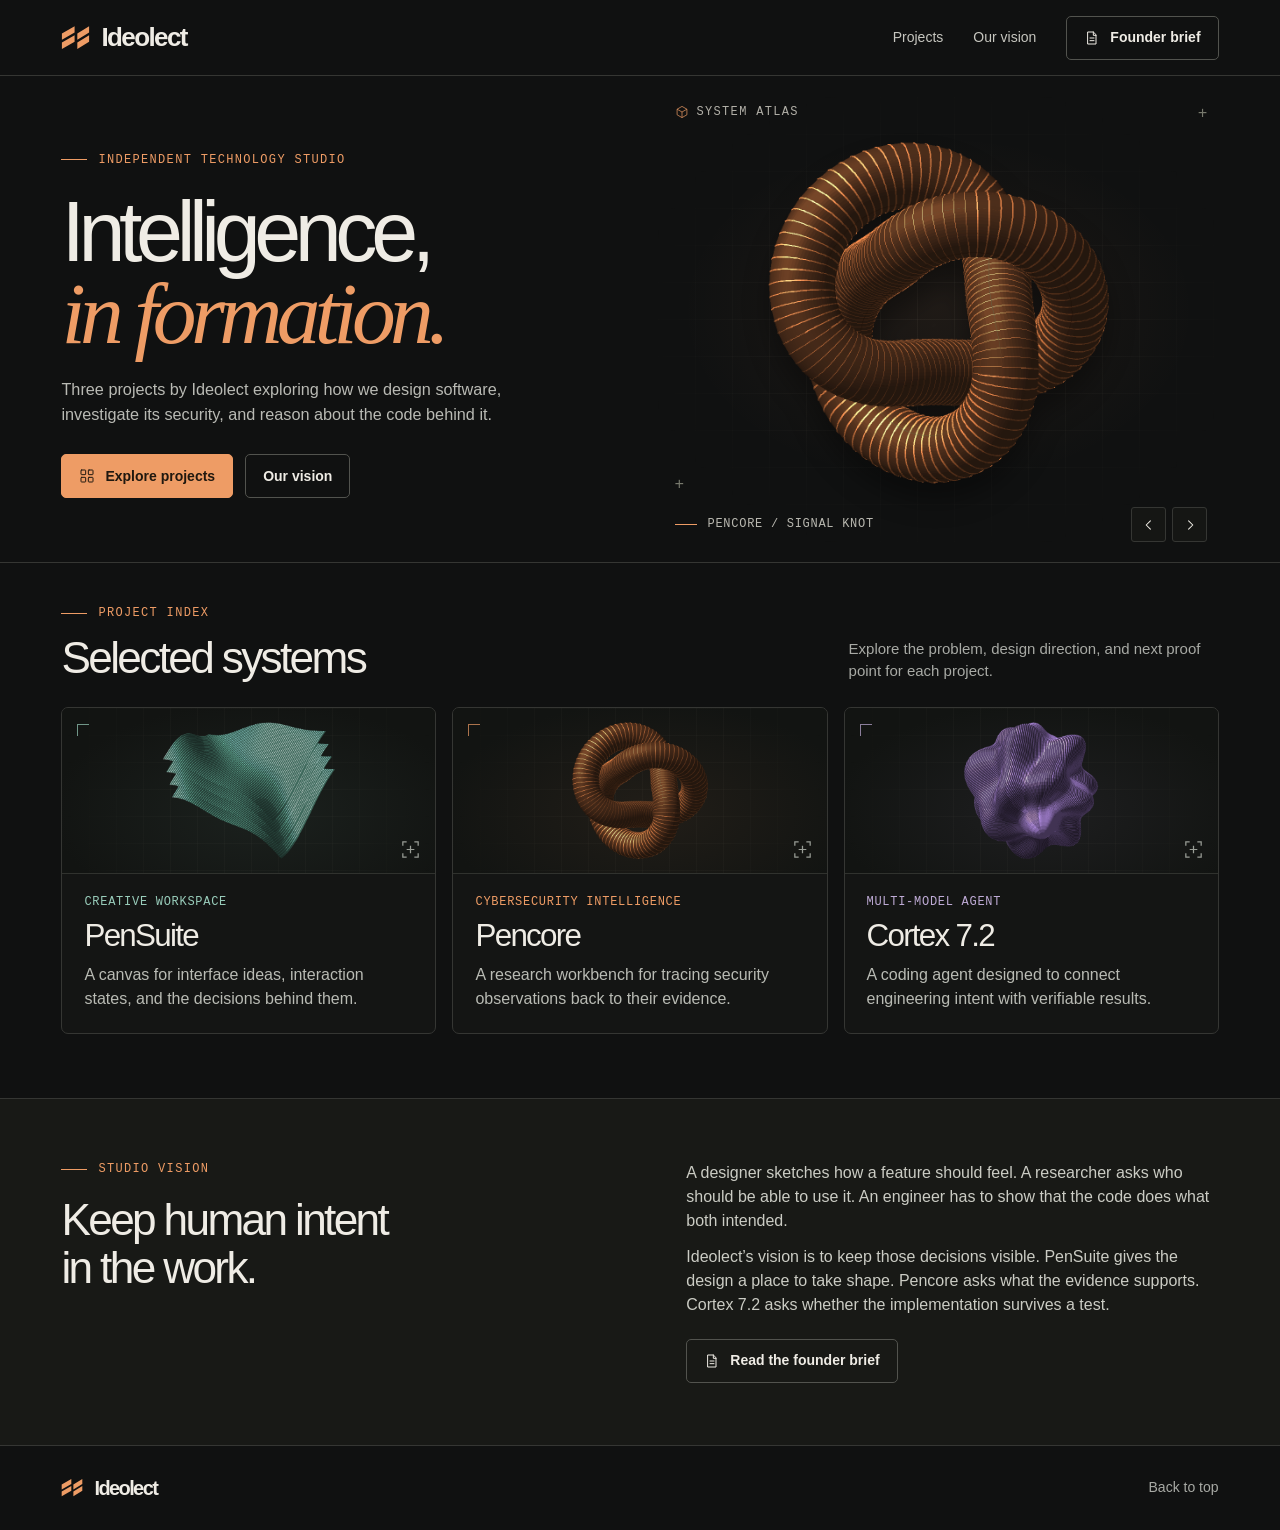
<file: public/assets/aistudio/Ideolect-Systems-Portfolio_d0c8ad69.html>
<!doctype html>
<html lang="en"><head><meta charset="utf-8"><meta name="viewport" content="width=device-width, initial-scale=1"><meta name="theme-color" content="#101111"><meta name="description" content="Explore Ideolect’s independent projects in creative software, cybersecurity intelligence and multi-model engineering."><title>Ideolect — Systems Portfolio</title>
<style>
:root{color-scheme:dark;--bg:#101111;--paper:#efece5;--muted:#a8aaa5;--line:#353633;--copper:#ee9c65;--mint:#99cdbb;--lilac:#bfabd6;--mono:"Courier New",monospace;--sans:Inter,"Helvetica Neue",Arial,sans-serif}*{box-sizing:border-box}html{scroll-behavior:smooth;scroll-padding-top:24px}body{margin:0;background:var(--bg);color:var(--paper);font:1rem/1.5 var(--sans);-webkit-font-smoothing:antialiased}button,a{font:inherit}button{cursor:pointer}a{color:inherit;text-decoration:none}button{color:inherit}a:focus-visible,button:focus-visible{outline:2px solid var(--copper);outline-offset:5px}.wrap{width:min(1440px,100%);margin:auto;padding-inline:clamp(20px,4.8vw,80px)}.topbar{border-bottom:1px solid var(--line)}.header{min-height:75px;display:flex;align-items:center;gap:30px;justify-content:space-between}.brand{font-size:26px;font-weight:650;letter-spacing:-1.6px;display:inline-flex;align-items:center;gap:11px}.brand svg{color:var(--copper);width:29px;height:32px}.nav{display:flex;align-items:center;gap:30px;color:#c6c6bf;font-size:14px}.nav a:hover,footer a:hover{text-decoration:underline;text-underline-offset:5px}.btn{display:inline-flex;align-items:center;justify-content:center;gap:10px;background:transparent;border:1px solid #52534e;border-radius:5px;min-height:44px;padding:9px 17px;color:var(--paper);font-weight:550;font-size:14px}.btn:hover,.step:hover,.close:hover{background:#292b28;border-color:#a6a49d}.btn svg,.step svg,.close svg{width:16px;height:16px;fill:none;stroke:currentColor;stroke-width:1.5;stroke-linejoin:round;stroke-linecap:round}.btn.primary{background:var(--copper);border-color:var(--copper);color:#20180f}.btn.primary:hover{background:#ffb27f}.kicker,.meta,.chip,.art-meta{font:normal 12px/1.4 var(--mono);letter-spacing:.11em;text-transform:uppercase}.kicker{display:flex;align-items:center;gap:11px;color:var(--copper)}.kicker:before{content:"";width:26px;height:1px;background:currentColor}.hero{position:relative;border-bottom:1px solid var(--line);overflow:hidden}.heroInner{display:grid;grid-template-columns:1.02fr 1fr;align-items:stretch}.intro{position:relative;z-index:1;padding:clamp(55px,5.9vw,98px) 0 clamp(48px,5vw,85px)}h1,h2,h3,p{margin:0}h1{font-size:clamp(60px,6.6vw,104px);line-height:.94;letter-spacing:-.076em;font-weight:480;margin:25px 0 22px}h1 em{font-family:"Times New Roman",Georgia,serif;font-weight:400;letter-spacing:-.065em;color:var(--copper);font-size:1.035em;white-space:nowrap}.hero-description{max-width:505px;color:#b9bab4;font-size:clamp(16px,1.27vw,20px);line-height:1.55}.actions{display:flex;gap:12px;flex-wrap:wrap;margin-top:27px}.art{--accent:var(--copper);position:relative;min-width:0;isolation:isolate;margin:21px 0 20px 12px;display:flex;align-items:center;justify-content:center}.art:before,.card-art:before,.modal-art:before{content:"";position:absolute;inset:0;background-image:linear-gradient(#b6b0990e 1px,transparent 1px),linear-gradient(90deg,#b6b0990e 1px,transparent 1px);background-size:37px 37px;mask-image:radial-gradient(ellipse at center,#000 28%,transparent 78%);z-index:-1}.art:after{content:"";position:absolute;inset:5% 0 9%;pointer-events:none;background:radial-gradient(ellipse,color-mix(in srgb,var(--accent) 7%,transparent),transparent 65%);z-index:-1}.art-inner{position:absolute;inset:20px 0 35px;display:grid;place-items:center}.art-inner img{width:100%;height:102%;object-fit:contain;filter:drop-shadow(0 18px 13px #0005)}.art-label{position:absolute;left:3%;top:1.5%;display:flex;align-items:center;gap:8px;color:#b1afa7}.art-label svg{width:14px;height:14px;color:var(--accent)}.cross{position:absolute;line-height:1;font-size:16px;font-family:var(--mono);color:#77796d;font-weight:400}.cross.tr{right:2%;top:2%}.cross.bl{left:3%;bottom:11%}.art-footer{position:absolute;bottom:0;left:3%;right:2%;display:flex;align-items:center;justify-content:space-between}.spec{display:flex;align-items:center;gap:11px}.small-line{width:22px;height:1px;background:var(--accent)}.art-meta{color:#b9b8b0;letter-spacing:.06em}.steps{display:flex;align-items:center;gap:6px}.step,.close{width:35px;height:35px;display:grid;place-items:center;background:#151614;border:1px solid var(--line);border-radius:3px}.step svg{width:14px;height:14px}.collection{padding-block:42px 64px}.section-head{display:flex;justify-content:space-between;align-items:end;gap:24px;margin-bottom:24px}.section-head h2,.vision h2{font-size:clamp(34px,3.45vw,54px);line-height:1.1;font-weight:480;letter-spacing:-.06em}.section-head .kicker{margin-bottom:12px}.section-head>p{color:var(--muted);max-width:370px;font-size:15px;line-height:1.5}.cards{display:grid;grid-template-columns:repeat(3,minmax(0,1fr));gap:16px}.card{--accent:var(--mint);border:1px solid var(--line);border-radius:7px;overflow:hidden;background:#141514;min-width:0;text-align:left;padding:0;display:flex;flex-direction:column}.card[data-project=pencore]{--accent:var(--copper)}.card[data-project=cortex]{--accent:var(--lilac)}.card:hover{border-color:color-mix(in srgb,var(--accent) 55%,var(--line))}.card-art{position:relative;isolation:isolate;width:100%;height:clamp(150px,13vw,208px);border-bottom:1px solid #30322e;display:grid;place-items:center;background:radial-gradient(ellipse at 53% 63%,color-mix(in srgb,var(--accent) 7%,#121412),#121412 75%)}.card-art:before{mask-image:linear-gradient(90deg,transparent,#0009 28%,#0009 72%,transparent);background-size:27px 27px}.card-art img{position:absolute;inset:0;margin:auto;width:87%;height:91%;object-fit:contain;transition:transform .35s}.card:hover .card-art img{transform:scale(1.04)}.card-art .tick{position:absolute;left:15px;top:16px;width:12px;height:12px;border-left:1px solid var(--accent);border-top:1px solid var(--accent);opacity:.7}.expand{position:absolute;bottom:12px;right:13px;width:23px;height:23px;color:#999d96}.expand use{stroke:currentColor;fill:none}.card-copy{padding:20px 22px 22px;display:block}.chip{display:block;color:var(--accent);font-size:12px;letter-spacing:.06em}.card-title{display:block;font-size:clamp(28px,2.45vw,40px);line-height:1.15;letter-spacing:-.055em;margin:7px 0 9px}.card-desc{display:block;font:400 16px/1.5 var(--sans);color:#b9bbb4}.vision{border-top:1px solid var(--line);border-bottom:1px solid var(--line);background:#181916}.vision-grid{padding-block:62px;display:grid;grid-template-columns:1fr 1fr;gap:8%}.vision h2{margin:18px 0 0;max-width:500px}.vision-text{color:#cbccc4;max-width:570px}.vision-text p+p{margin-top:12px}.vision .btn{margin-top:22px}footer .wrap{display:flex;align-items:center;justify-content:space-between;padding-block:26px;color:var(--muted);font-size:14px}footer .brand{font-size:20px;color:var(--paper)}footer .brand svg{width:22px}dialog{width:min(650px,calc(100% - 30px));max-height:88dvh;overflow:auto;padding:0;border-radius:9px;border:1px solid #50524c;background:#181a18;color:var(--paper);box-shadow:0 35px 100px #0008}dialog::backdrop{background:#070908cf;backdrop-filter:blur(7px)}.dialog-head{display:flex;align-items:center;justify-content:space-between;padding:13px 22px;border-bottom:1px solid var(--line)}.dialog-head .meta{color:var(--muted)}.modal-art{position:relative;isolation:isolate;display:grid;place-items:center;background:#131513;height:150px;overflow:hidden;border-bottom:1px solid var(--line)}.modal-art img{height:100%;width:80%;object-fit:contain}.modal-body{padding:25px clamp(22px,5vw,38px) 32px}.modal-body h2{font-size:clamp(34px,5vw,48px);letter-spacing:-.06em;font-weight:500;line-height:1.05;margin:12px 0 16px}.modal-body p{color:#c0c3bb}.modal-body h3{font-size:18px;font-weight:550;margin:21px 0 5px}.modal-body .btn{margin-top:20px}.modal-body .lead{font-size:18px;color:var(--paper)}body:has(dialog[open]){overflow:hidden}.sr{position:absolute;width:1px;height:1px;overflow:hidden;clip-path:inset(50%)}[hidden]{display:none!important}.defs{position:absolute;width:0;height:0;overflow:hidden}.skip{position:absolute;left:10px;top:-100px;padding:10px;background:var(--paper);color:#000;z-index:5}.skip:focus{top:10px}
@media(min-width:1600px){.heroInner{min-height:580px}}@media(max-width:940px){.heroInner{grid-template-columns:1.05fr 1fr}.art{margin-left:0}.section-head>p{max-width:300px}.card-copy{padding:17px}.nav{gap:20px}}@media(max-width:740px){.header{min-height:64px;gap:12px}.nav{gap:13px}.nav>a{display:none}.nav .btn{min-height:39px}.heroInner{grid-template-columns:1fr}.intro{padding:42px 0 0}.hero-description{max-width:500px}.art{height:clamp(240px,65vw,355px);margin:20px 0 16px}.art-inner{inset:4px 0 25px}.art-label{left:0;top:0}.art-footer{left:0;right:0}.section-head{align-items:start;flex-direction:column;gap:11px}.section-head>p{max-width:none}.cards{grid-template-columns:1fr}.card-art{height:clamp(160px,43vw,260px)}.card-copy{padding:18px 20px 22px}.collection{padding-block:32px 40px}.vision-grid{grid-template-columns:1fr;gap:22px;padding-block:38px}h1{font-size:clamp(57px,12.8vw,88px)}.art-meta{font-size:12px}.cross.bl{display:none}}@media(prefers-reduced-motion:reduce){*{scroll-behavior:auto!important;transition:none!important}}@media print{body{background:white;color:black}body:has(dialog[open])> :not(dialog){display:none}dialog[open]{position:static;display:block;max-height:none;width:100%;border:0;color:black;background:white;box-shadow:none}.dialog-head,.modal-art,.modal-body button{display:none}.modal-body p,.modal-body .lead{color:#222}.modal-body .chip{color:#555!important}}
</style></head><body>
<svg aria-hidden="true" class="defs" xmlns="http://www.w3.org/2000/svg"><defs>
<symbol id="brandmark" viewBox="0 0 32 34"><path fill="currentColor" d="M1 12 15 4v7L1 19zm0 10 14-8v7L1 29zm17-10 13-8v7l-13 8zm0 10 13-8v7l-13 8z"/></symbol>
<symbol id="brief" viewBox="0 0 24 24"><path d="M6 3h8l4 4v14H6zM14 3v5h4M9 12h6m-6 4h6"/></symbol><symbol id="grid" viewBox="0 0 24 24"><rect x="3" y="3" width="7" height="7" rx="1"/><rect x="14" y="3" width="7" height="7" rx="1"/><rect x="3" y="14" width="7" height="7" rx="1"/><rect x="14" y="14" width="7" height="7" rx="1"/></symbol><symbol id="cube" viewBox="0 0 20 20"><g fill="none" stroke="currentColor"><path d="m10 2 7 4v8l-7 4-7-4V6zm0 8 7-4m-7 4L3 6m7 4v8"/></g></symbol><symbol id="open" viewBox="0 0 24 24"><path d="M8 4H4v4m12-4h4v4M4 16v4h4m12-4v4h-4M8 12h8m-4-4v8" stroke-width="1.3"/></symbol></defs></svg>
<a class="skip" href="#projects">Skip to projects</a><header class="topbar" id="top"><div class="wrap header"><a class="brand" href="#top" aria-label="Ideolect home"><svg aria-hidden="true"><use href="#brandmark"/></svg>Ideolect</a><nav class="nav" aria-label="Main navigation"><a href="#projects">Projects</a><a href="#vision">Our vision</a><button class="btn" data-brief><svg aria-hidden="true"><use href="#brief"/></svg>Founder brief</button></nav></div></header>
<main><section class="hero" aria-labelledby="hero-title"><div class="wrap heroInner"><div class="intro"><div class="kicker">Independent technology studio</div><h1 id="hero-title">Intelligence,<br><em>in formation.</em></h1><p class="hero-description">Three projects by Ideolect exploring how we design software, investigate its security, and reason about the code behind it.</p><div class="actions"><a class="btn primary" href="#projects"><svg aria-hidden="true"><use href="#grid"/></svg>Explore projects</a><a class="btn" href="#vision">Our vision</a></div></div>
<div class="art" id="atlas"><div class="art-label meta"><svg aria-hidden="true"><use href="#cube"/></svg>System atlas</div><span class="cross tr" aria-hidden="true">+</span><div class="art-inner"><img id="atlas-art" src="[data-uri]" alt="Copper filaments wrapped around an interlocking trefoil knot"></div><span class="cross bl" aria-hidden="true">+</span><div class="art-footer"><div class="spec" aria-live="polite"><span class="small-line"></span><span class="art-meta" id="atlas-label">Pencore / Signal knot</span></div><div class="steps"><button class="step" id="previous" aria-label="Previous atlas sculpture"><svg viewBox="0 0 20 20"><path d="m12 4-6 6 6 6"/></svg></button><button class="step" id="next" aria-label="Next atlas sculpture"><svg viewBox="0 0 20 20"><path d="m8 4 6 6-6 6"/></svg></button></div></div></div></div></section>
<section id="projects" class="wrap collection"><div class="section-head"><div><div class="kicker">Project index</div><h2>Selected systems</h2></div><p>Explore the problem, design direction, and next proof point for each project.</p></div><div class="cards">
<button class="card" data-project="pensuite" aria-label="Read PenSuite project brief"><span class="card-art"><span class="tick" aria-hidden="true"></span><img src="[data-uri]" alt=""><svg aria-hidden="true" class="expand"><use href="#open"/></svg></span><span class="card-copy"><span class="chip">Creative workspace</span><span class="card-title">PenSuite</span><span class="card-desc">A canvas for interface ideas, interaction states, and the decisions behind them.</span></span></button>
<button class="card" data-project="pencore" aria-label="Read Pencore project brief"><span class="card-art"><span class="tick" aria-hidden="true"></span><img src="[data-uri]" alt=""><svg aria-hidden="true" class="expand"><use href="#open"/></svg></span><span class="card-copy"><span class="chip">Cybersecurity intelligence</span><span class="card-title">Pencore</span><span class="card-desc">A research workbench for tracing security observations back to their evidence.</span></span></button>
<button class="card" data-project="cortex" aria-label="Read Cortex 7.2 project brief"><span class="card-art"><span class="tick" aria-hidden="true"></span><img src="[data-uri]" alt=""><svg aria-hidden="true" class="expand"><use href="#open"/></svg></span><span class="card-copy"><span class="chip">Multi-model agent</span><span class="card-title">Cortex 7.2</span><span class="card-desc">A coding agent designed to connect engineering intent with verifiable results.</span></span></button>
</div></section><section class="vision" id="vision"><div class="wrap vision-grid"><div><div class="kicker">Studio vision</div><h2>Keep human intent<br>in the work.</h2></div><div class="vision-text"><p>A designer sketches how a feature should feel. A researcher asks who should be able to use it. An engineer has to show that the code does what both intended.</p><p>Ideolect’s vision is to keep those decisions visible. PenSuite gives the design a place to take shape. Pencore asks what the evidence supports. Cortex 7.2 asks whether the implementation survives a test.</p><button class="btn" data-brief><svg aria-hidden="true"><use href="#brief"/></svg>Read the founder brief</button></div></div></section></main>
<footer><div class="wrap"><a class="brand" href="#top"><svg aria-hidden="true"><use href="#brandmark"/></svg>Ideolect</a><a href="#top">Back to top</a></div></footer>
<dialog id="detail" aria-labelledby="dialog-title"><div class="dialog-head"><span class="meta" id="dialog-type">Project brief</span><button class="close" aria-label="Close brief" autofocus><svg viewBox="0 0 20 20"><path d="m5 5 10 10M15 5 5 15"/></svg></button></div><div class="modal-art" hidden><img alt="" id="detail-art"></div><div class="modal-body" id="brief-content"></div></dialog>
<script>
const projects=[
 {id:'pensuite',name:'PenSuite',category:'Creative workspace',form:'Folded planes',alt:'Layered mint-green sheets etched with fine parallel lines',color:'#99cdbb',summary:'A proposed canvas for turning a rough product idea into an interface a team can review.',blocks:[['The problem','A screen can look finished while its decisions are scattered across sketches, comments, and handoff notes. Even the person who drew it can lose the reason a control belongs there.'],['Design direction','Keep a screen, its interaction states, and the reasoning behind a change together. A founder could sketch an onboarding flow, compare two versions, and point an engineer to the exact decision that changed.'],['First proof point','Give a second person the flow and its notes. Can they explain the intended behavior, including an empty or error state, without a separate walkthrough?']]},
 {id:'pencore',name:'Pencore',category:'Cybersecurity intelligence',form:'Signal knot',alt:'Copper filaments wrapped around an interlocking trefoil knot',color:'#ee9c65',summary:'An evidence-led research workbench for a single security researcher working within an authorized scope.',blocks:[['The problem','An observation from an Android package, a browser session, or an API trace is only useful if a reviewer can identify the affected build, the expected behavior, and the evidence of impact.'],['Design direction','Bind each observation to the authorized scope and the artifact it came from. Preserve the comparison that explains a finding, and give the researcher control of the final, redacted report.'],['First proof point','Review a labeled API policy example alongside its corrected version. The report should locate the policy mismatch, retain the supporting evidence, and recognize the corrected behavior.']]},
 {id:'cortex',name:'Cortex 7.2',category:'Multi-model agent',form:'Reasoning field',alt:'A violet wireframe sphere with sculpted, undulating ridges',color:'#bfabd6',summary:'A multi-model engineering agent exploring how a coding decision can be traced back to its intent and tested.',blocks:[['The problem','A model can produce a convincing change while missing a constraint the user supplied. A developer then has to reconstruct what the model assumed and which tests actually ran.'],['Design direction','Keep the original request, proposed change, and execution evidence together. The longer-term HMOS blueprint aims to bring those reasoning skills into an independently trained scientific coding model.'],['First proof point','Give the agent a bounded code change with a known edge case. An independent reviewer should be able to rerun the checks and tell which requirements passed and which still lack evidence.']]}
];
const brief={name:'The Ideolect thesis',category:'Founder brief',color:'#ee9c65',summary:'Small teams need a way to carry a decision from the first sketch to evidence that the finished system behaves as intended.',blocks:[['Where to start','Consider one account-recovery screen. PenSuite’s proposed role is to express what the user sees at each step. Pencore’s role is to examine the evidence about who may recover an account. Cortex 7.2’s role is to reason about the code against those expectations.'],['Why three projects','Each serves a different reviewer. The designer needs an inspectable flow, the security researcher needs a scoped finding, and the engineer needs a change they can test. Each project can demonstrate its value independently.'],['What would convince us','Show one flow that another person can hand off, one finding that survives review against a corrected fixture, and one code change whose checks a second engineer can reproduce. Those are the studio’s proposed proof points.']]};
const dialog=document.querySelector('#detail'), content=document.querySelector('#brief-content');
function el(tag,txt,cls){const node=document.createElement(tag);node.textContent=txt;if(cls)node.className=cls;return node}
function openBrief(p){const isProject=Boolean(p.id);document.querySelector('#dialog-type').textContent=isProject?'Project brief':'Studio brief';const art=document.querySelector('.modal-art');art.hidden=!isProject;if(isProject)document.querySelector('#detail-art').src=document.querySelector('[data-project="'+p.id+'"] img').src;
const category=el('div',p.category,'chip');category.style.color=p.color;const title=el('h2',p.name);title.id='dialog-title';content.replaceChildren(category,title,el('p',p.summary,'lead'));
for(const [label,body] of p.blocks)content.append(el('h3',label),el('p',body));if(!isProject){const print=el('button','Print founder brief','btn');print.onclick=()=>window.print();content.append(print)}dialog.showModal();dialog.scrollTop=0}
document.querySelectorAll('[data-brief]').forEach(b=>b.onclick=()=>openBrief(brief));document.querySelectorAll('[data-project]').forEach(b=>b.onclick=()=>openBrief(projects.find(p=>p.id===b.dataset.project)));
document.querySelector('.close').onclick=()=>dialog.close();dialog.addEventListener('click',e=>{const r=dialog.getBoundingClientRect();if(e.target===dialog&&(e.clientX<r.left||e.clientX>r.right||e.clientY<r.top||e.clientY>r.bottom))dialog.close()});
let active=1;
function change(delta){active=(active+delta+projects.length)%projects.length;const p=projects[active],img=document.querySelector('#atlas-art');img.src=document.querySelector('[data-project="'+p.id+'"] img').src;img.alt=p.alt;document.querySelector('#atlas-label').textContent=p.name+' / '+p.form;document.querySelector('#atlas').style.setProperty('--accent',p.color)}
document.querySelector('#previous').onclick=()=>change(-1);document.querySelector('#next').onclick=()=>change(1);
</script></body></html>
</file>
